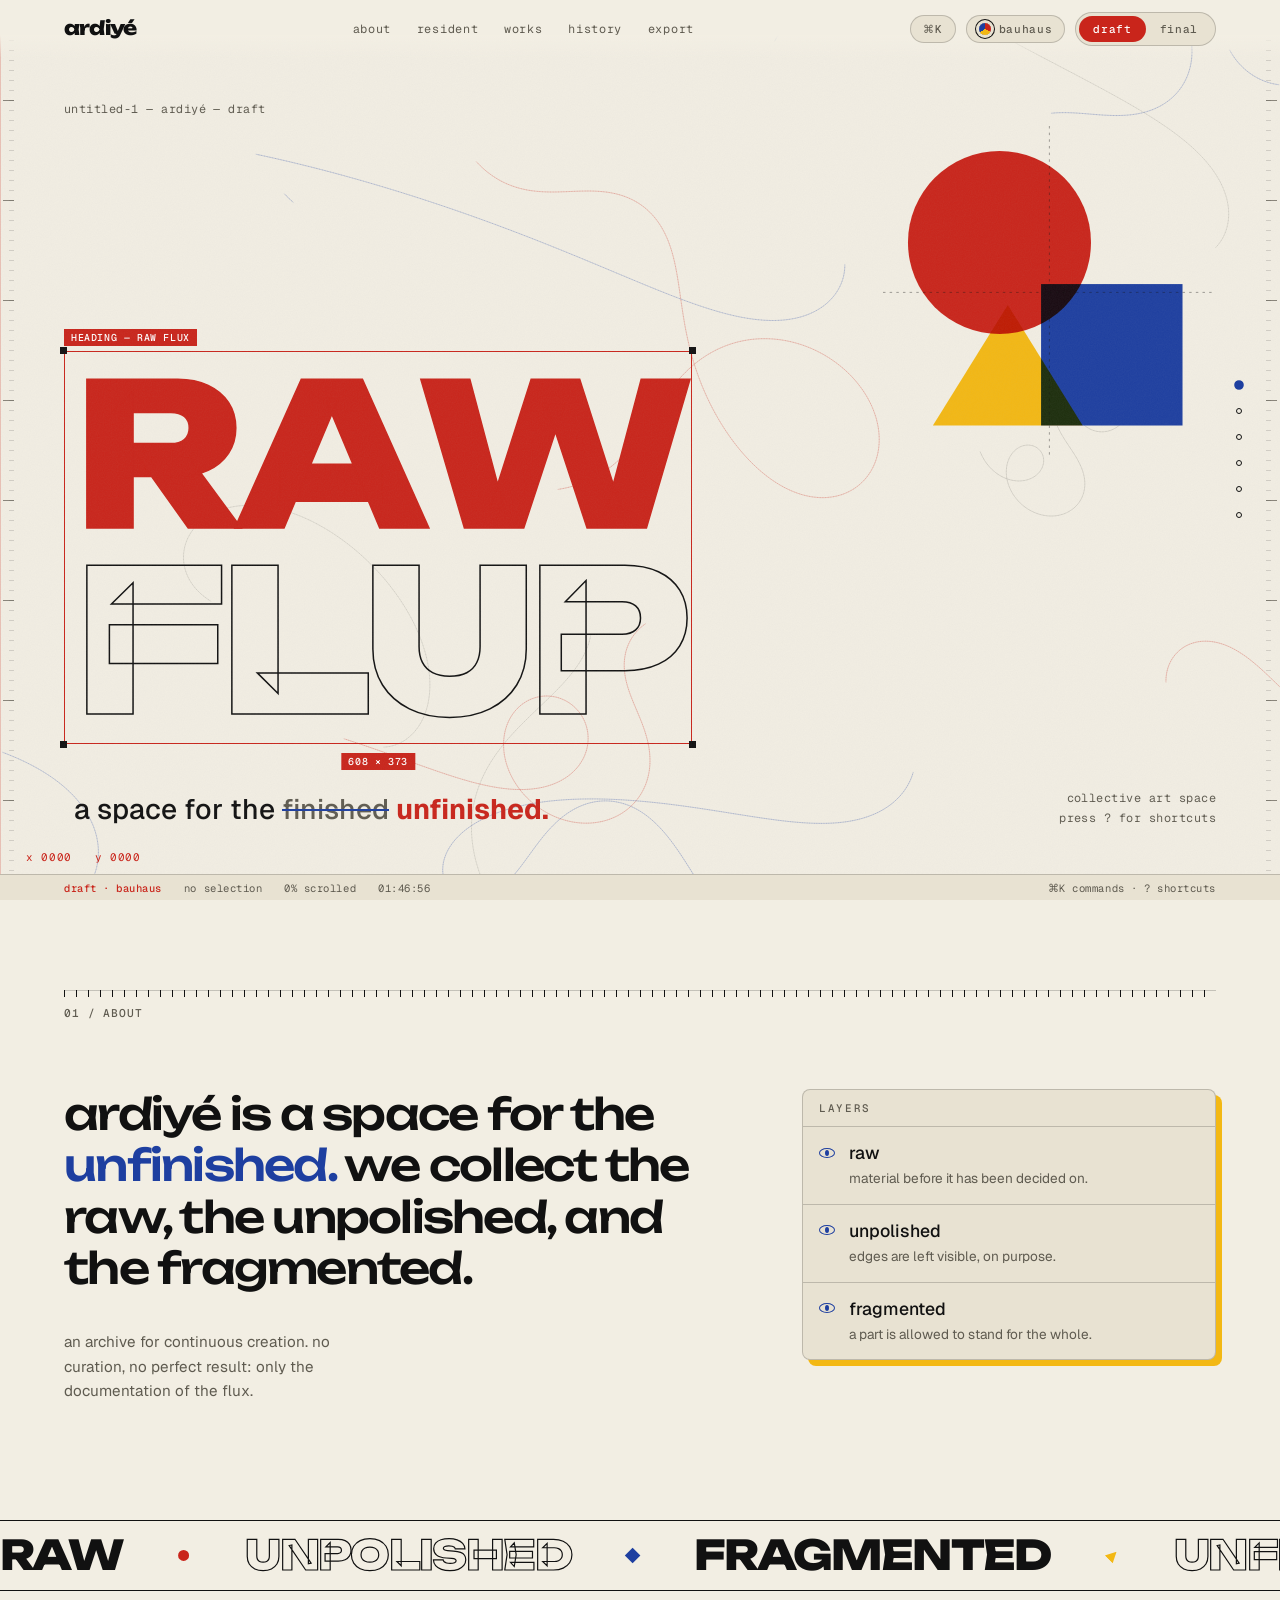
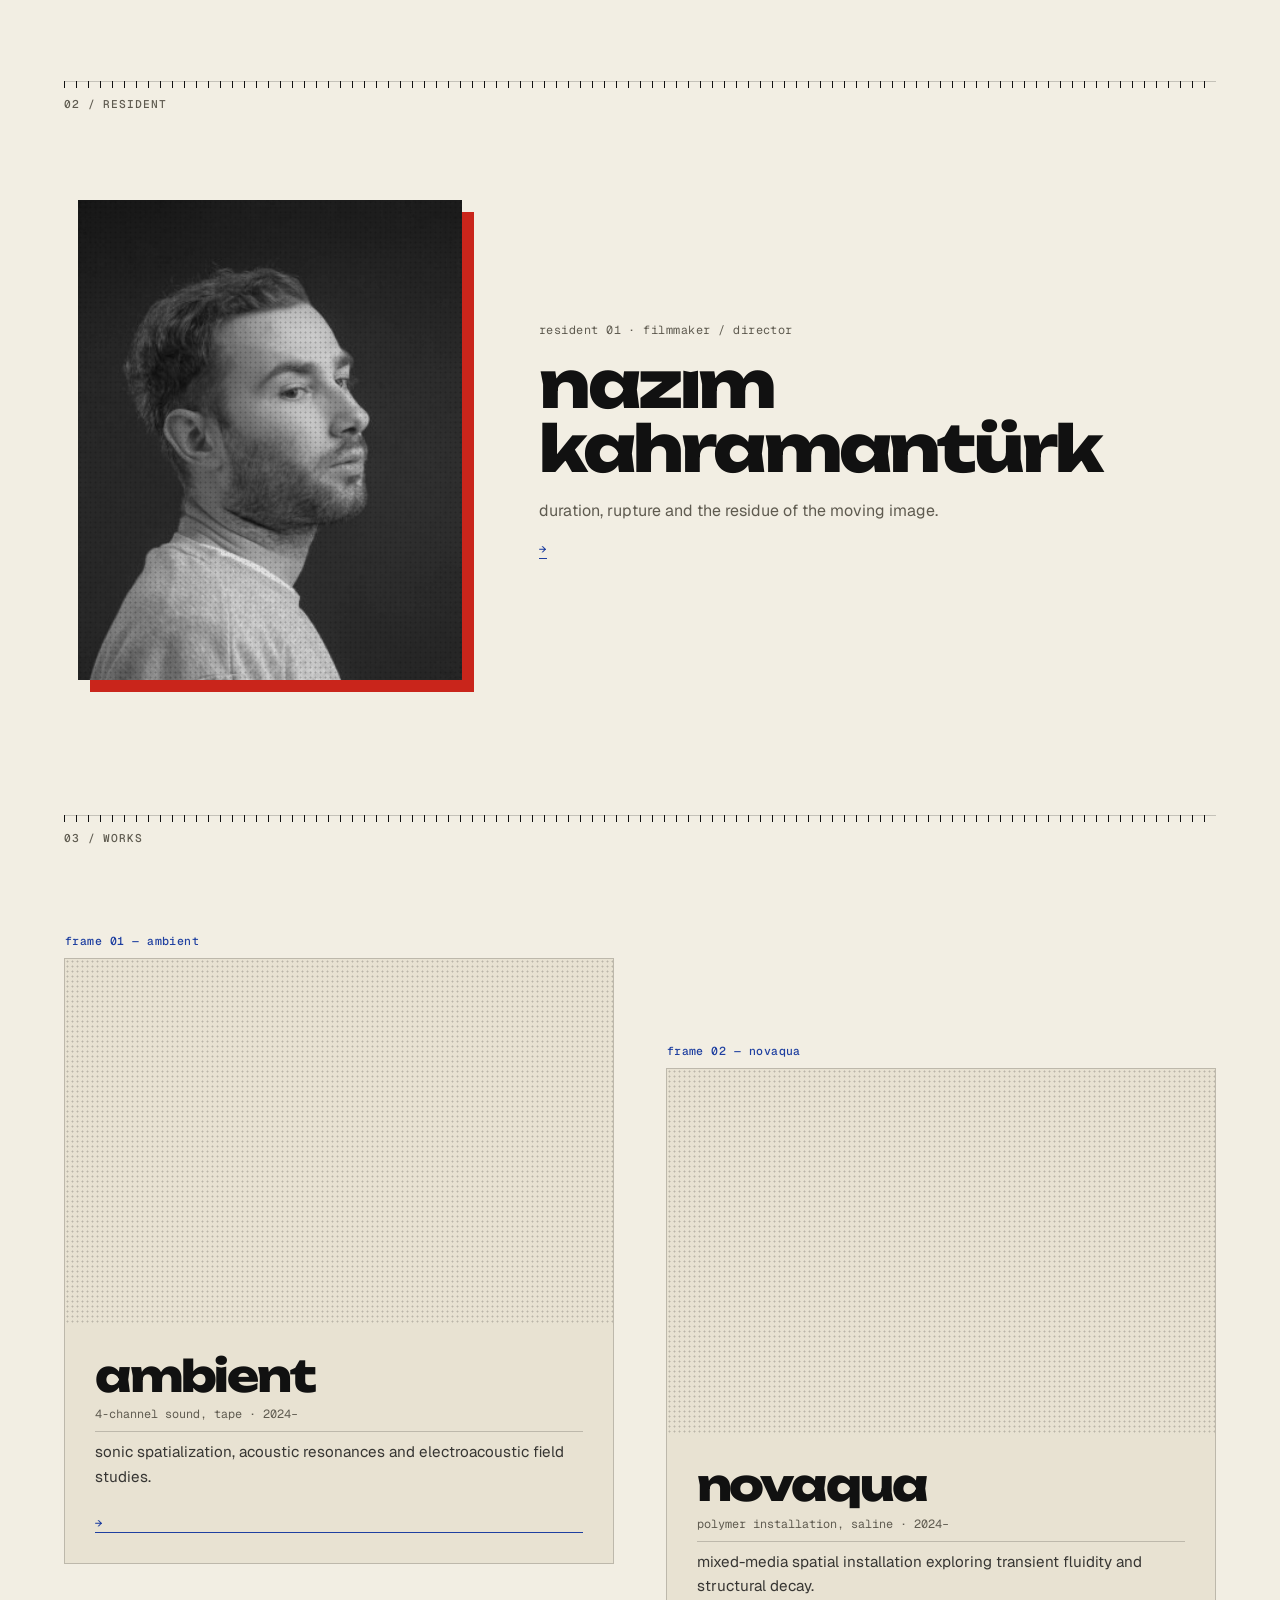
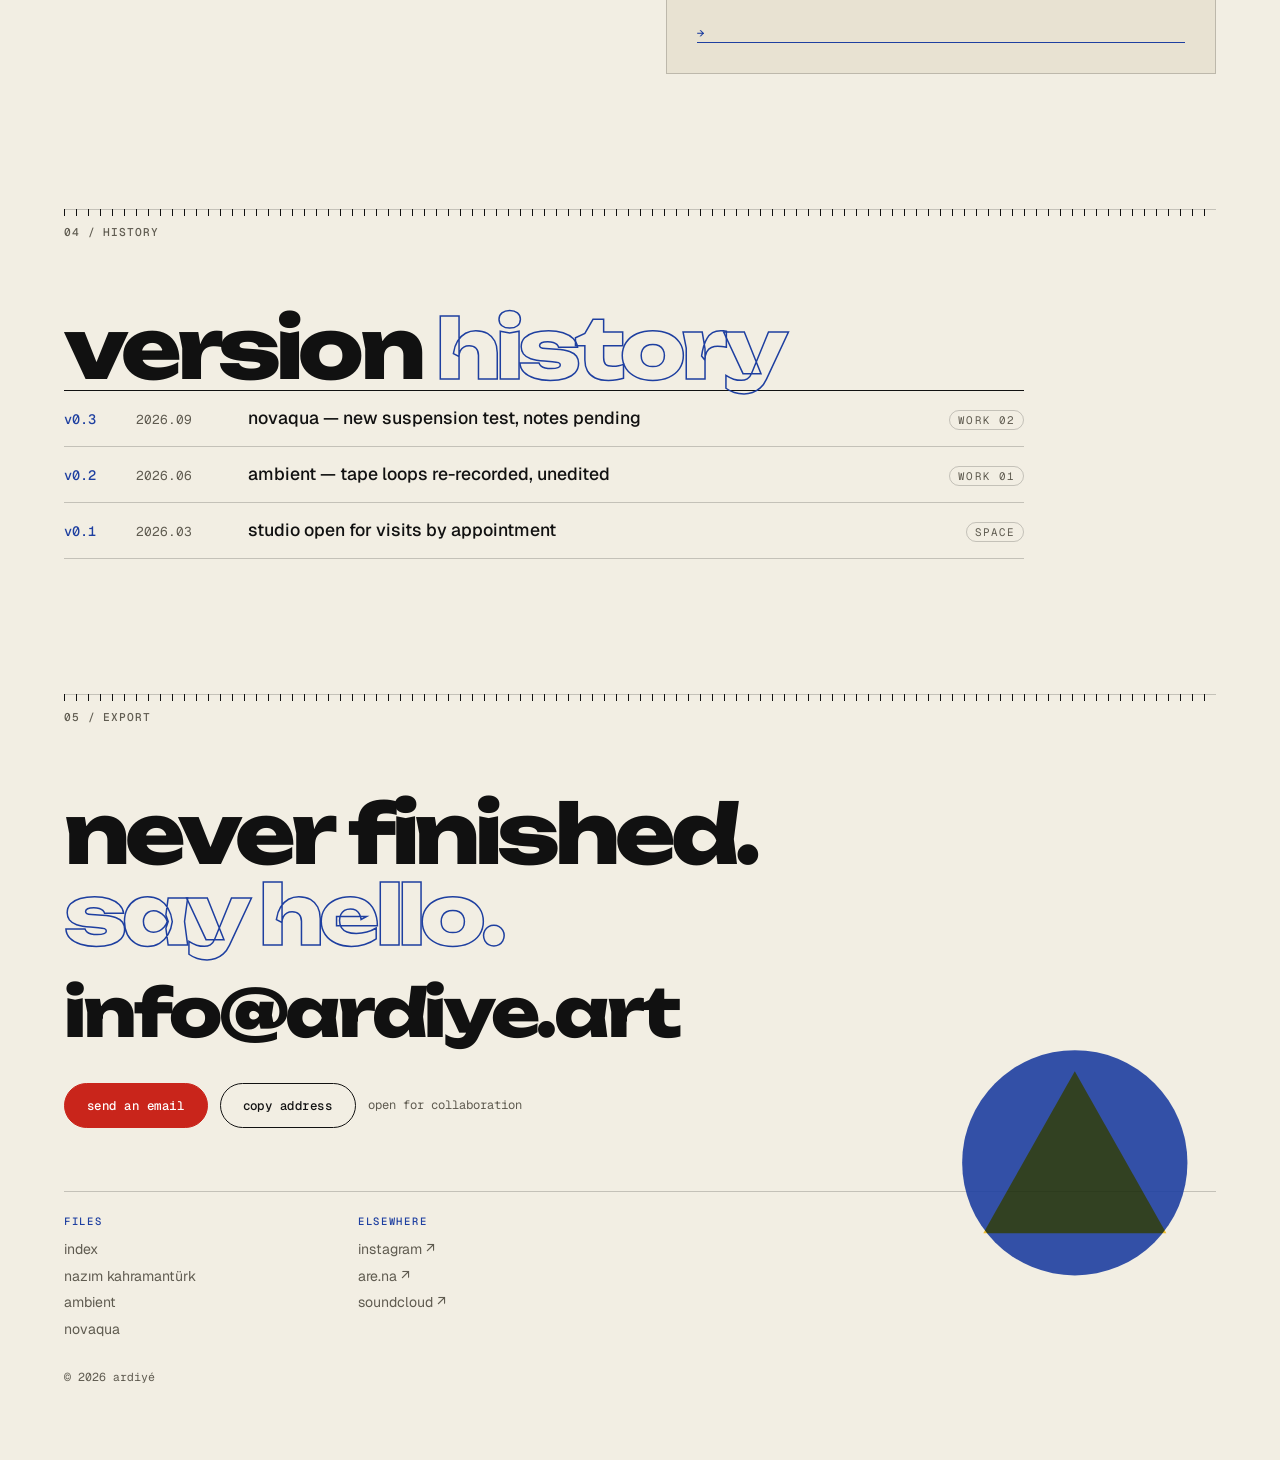
<file: index.html>
<!DOCTYPE html>
<html lang="en">
<head>
  <meta charset="UTF-8">
  <meta name="viewport" content="width=device-width, initial-scale=1.0, viewport-fit=cover">
  <title>ardiyé — collective art space</title>
  <meta name="description" content="ardiyé is a collective art space for the unfinished: an archive of raw, unpolished, continuous creation across film, sound and spatial work.">
  <meta name="theme-color" content="#f2eee3">
  <link rel="canonical" href="https://www.ardiye.art/">
  <meta property="og:title" content="ardiyé — collective art space">
  <meta property="og:description" content="ardiyé is a collective art space for the unfinished: an archive of raw, unpolished, continuous creation across film, sound and spatial work.">
  <meta property="og:url" content="https://www.ardiye.art/">
  <meta property="og:site_name" content="ardiyé">
  <link rel="preconnect" href="https://fonts.googleapis.com">
  <link rel="preconnect" href="https://fonts.gstatic.com" crossorigin>
  <link rel="stylesheet" href="https://fonts.googleapis.com/css2?family=Unbounded:wght@500;800&amp;family=Geist:wght@400;500;700&amp;family=Geist+Mono:wght@400;500&amp;display=swap" media="print" onload="this.media='all'">
  <noscript><link rel="stylesheet" href="https://fonts.googleapis.com/css2?family=Unbounded:wght@500;800&amp;family=Geist:wght@400;500;700&amp;family=Geist+Mono:wght@400;500&amp;display=swap"></noscript>
  <script>document.documentElement.classList.add('js');try{var sc=localStorage.getItem('ardiye-scheme');if(['blue','yellow','black','red','ultra'].indexOf(sc)>-1)document.documentElement.dataset.scheme=sc}catch(e){}try{document.documentElement.dataset.mode=localStorage.getItem('ardiye-mode')==='final'?'final':'draft'}catch(e){document.documentElement.dataset.mode='draft'}</script>
  <link rel="stylesheet" href="style.css">
  <script src="app.js" defer></script>
  <script type="application/ld+json">{"@context":"https://schema.org","@graph":[{"@type":"Organization","@id":"https://www.ardiye.art/#org","name":"ardiyé","url":"https://www.ardiye.art/","email":"info@ardiye.art","description":"A collective art space for the unfinished."},{"@type":"WebSite","@id":"https://www.ardiye.art/#site","url":"https://www.ardiye.art/","name":"ardiyé","publisher":{"@id":"https://www.ardiye.art/#org"}}]}</script>
</head>
<body>
<a class="skip" href="#main">skip to content</a>
<canvas id="sketch" aria-hidden="true"></canvas>
<div class="ruler l" aria-hidden="true"></div><div class="ruler r" aria-hidden="true"></div>
<header class="bar"><a class="logo" href="#top" aria-label="ardiyé, home">ardiyé</a>
<nav class="nav" aria-label="Main"><a href="#narrative">about</a><a href="#residents">resident</a><a href="#works">works</a><a href="#log">history</a><a href="#contact">export</a></nav>
<div class="tools"><button class="cmdk" id="cmdk" type="button" aria-label="Open command palette">&#8984;K</button><button class="scheme" id="scheme" type="button" aria-label="Change colour scheme"><i aria-hidden="true"></i><span>bauhaus</span></button><div class="mode" role="group" aria-label="View mode"><button type="button" data-mode="draft" aria-pressed="true">draft</button><button type="button" data-mode="final" aria-pressed="false">final</button></div></div></header>
<p class="readout" id="readout" aria-hidden="true">x 0000 &nbsp; y 0000</p>
<button class="reset" id="reset" type="button" hidden>reset layout</button>
<main id="main">
  <section class="sec hero" id="top" aria-label="cover">
    <p class="mono top">untitled-1 &mdash; ardiyé &mdash; <span class="mode-word">draft</span></p>
    <svg class="geo" viewBox="0 0 400 400" aria-hidden="true" focusable="false"><circle class="g1" cx="140" cy="140" r="110"/><rect class="g2" x="190" y="190" width="170" height="170"/><polygon class="g3" points="60,360 150,215 240,360"/><line class="g4" x1="0" y1="200" x2="400" y2="200"/><line class="g4" x1="200" y1="0" x2="200" y2="400"/></svg>
    <h1 class="sel" data-name="heading — raw flux" aria-label="raw flux"><span class="w"><span class="ch" style="--i:0">r</span><span class="ch" style="--i:1">a</span><span class="ch" style="--i:2">w</span></span><span class="w"><span class="ch" style="--i:3">f</span><span class="ch" style="--i:4">l</span><span class="ch" style="--i:5">u</span><span class="ch" style="--i:6">x</span></span></h1>
    <div class="intro"><p class="deck sel" data-name="text — subtitle">a space for the <s>finished</s> <b>unfinished.</b></p>
    <p class="mono meta">collective art space<br>press ? for shortcuts</p></div>
  </section>

  <section class="sec" id="narrative" data-n="01 / about" aria-label="about">
    <div class="split">
      <div class="sel" data-name="text — manifesto"><p class="big">ardiyé is a space for the <em>unfinished.</em> we collect the <span data-w="raw">raw</span>, the <span data-w="unpolished">unpolished</span>, and the <span data-w="fragmented">fragmented</span>.</p>
      <div class="two"><p>an archive for continuous creation. no curation, no perfect result: only the documentation of the flux.</p></div></div>
      <aside class="panel" aria-label="layers"><p class="ph">layers</p>
        <ul class="layers"><li><button type="button" class="lyr" data-l="raw" aria-pressed="true"><i class="eye"></i><b>raw</b><span>material before it has been decided on.</span></button></li><li><button type="button" class="lyr" data-l="unpolished" aria-pressed="true"><i class="eye"></i><b>unpolished</b><span>edges are left visible, on purpose.</span></button></li><li><button type="button" class="lyr" data-l="fragmented" aria-pressed="true"><i class="eye"></i><b>fragmented</b><span>a part is allowed to stand for the whole.</span></button></li></ul></aside>
    </div>
  </section>

  <div class="marq" aria-hidden="true"><div class="track"><span class="f">raw</span><i></i><span class="o">unpolished</span><i></i><span class="f">fragmented</span><i></i><span class="o">unfinished</span><i></i><span class="f">in progress</span><i></i><span class="f">raw</span><i></i><span class="o">unpolished</span><i></i><span class="f">fragmented</span><i></i><span class="o">unfinished</span><i></i><span class="f">in progress</span><i></i></div></div>

  <section class="sec" id="residents" data-n="02 / resident" aria-label="residents">
    <a class="res" href="artist-nazim.html">
      <div class="sel photo" data-name="image — resident 01"><div class="art"><img src="images/nazim-portrait.jpg" width="400" height="500" alt="nazım kahramantürk" loading="lazy" decoding="async" style="object-position:center 25%"></div></div>
      <div class="info"><p class="mono">resident 01 &middot; filmmaker / director</p><h2>nazım kahramantürk</h2><p>duration, rupture and the residue of the moving image.</p><span class="more">&rarr;</span></div>
    </a>
  </section>

  <section class="sec" id="works" data-n="03 / works" aria-label="works">
    <div class="boards">
    <a class="board " href="project-ambient.html" data-name="frame 01 — ambient"><div class="art"><img src="https://images.unsplash.com/photo-1518770660439-4636190af475?auto=format&amp;fit=crop&amp;w=1280&amp;h=853&amp;q=70" srcset="https://images.unsplash.com/photo-1518770660439-4636190af475?auto=format&amp;fit=crop&amp;w=800&amp;h=533&amp;q=70 800w, https://images.unsplash.com/photo-1518770660439-4636190af475?auto=format&amp;fit=crop&amp;w=1280&amp;h=853&amp;q=70 1280w, https://images.unsplash.com/photo-1518770660439-4636190af475?auto=format&amp;fit=crop&amp;w=1920&amp;h=1280&amp;q=70 1920w" sizes="(min-width:900px) 45vw, 92vw" width="1280" height="853" alt="ambient archive" loading="lazy" decoding="async"></div>
      <div class="cap"><h3>ambient</h3><p class="sub">4-channel sound, tape &middot; 2024&ndash;</p><p>sonic spatialization, acoustic resonances and electroacoustic field studies.</p><span class="more">&rarr;</span></div></a>
    <span id="work-2" class="anchor"></span>
    <a class="board low" href="project-novaqua.html" data-name="frame 02 — novaqua"><div class="art"><img src="https://images.unsplash.com/photo-1600585154340-be6161a56a0c?auto=format&amp;fit=crop&amp;w=1280&amp;h=853&amp;q=70" srcset="https://images.unsplash.com/photo-1600585154340-be6161a56a0c?auto=format&amp;fit=crop&amp;w=800&amp;h=533&amp;q=70 800w, https://images.unsplash.com/photo-1600585154340-be6161a56a0c?auto=format&amp;fit=crop&amp;w=1280&amp;h=853&amp;q=70 1280w, https://images.unsplash.com/photo-1600585154340-be6161a56a0c?auto=format&amp;fit=crop&amp;w=1920&amp;h=1280&amp;q=70 1920w" sizes="(min-width:900px) 45vw, 92vw" width="1280" height="853" alt="novaqua project" loading="lazy" decoding="async"></div>
      <div class="cap"><h3>novaqua</h3><p class="sub">polymer installation, saline &middot; 2024&ndash;</p><p>mixed-media spatial installation exploring transient fluidity and structural decay.</p><span class="more">&rarr;</span></div></a>
    </div>
  </section>

  <!-- sample entries, replace with real notes -->
  <section class="sec" id="log" data-n="04 / history" aria-label="history">
    <div class="hist">
      <h2>version <em>history</em></h2>
      
      <ol>
        <li><b>v0.3</b><time datetime="2026-09">2026.09</time><span>novaqua &mdash; new suspension test, notes pending</span><em>work 02</em></li>
        <li><b>v0.2</b><time datetime="2026-06">2026.06</time><span>ambient &mdash; tape loops re-recorded, unedited</span><em>work 01</em></li>
        <li><b>v0.1</b><time datetime="2026-03">2026.03</time><span>studio open for visits by appointment</span><em>space</em></li>
      </ol>
    </div>
  </section>

  <section class="sec exit" id="contact" data-n="05 / export" aria-label="export">
    <svg class="geo geo2" viewBox="0 0 400 400" aria-hidden="true" focusable="false"><circle class="g1" cx="200" cy="200" r="160"/><polygon class="g3" points="200,70 330,300 70,300"/></svg>
    <h2>never finished.<br><em>say hello.</em></h2>
    <p class="mail" id="mail">info@ardiye.art</p>
    <div class="actions"><a class="btn solid" href="mailto:info@ardiye.art">send an email</a><button class="btn" type="button" id="copy">copy address</button><span id="copy-note" role="status">open for collaboration</span></div>
    <!-- TODO: replace with the collective's real profile URLs -->
    <div class="foot">
      <div><h4>files</h4><a href="index.html">index</a><a href="artist-nazim.html">nazım kahramantürk</a><a href="project-ambient.html">ambient</a><a href="project-novaqua.html">novaqua</a></div>
      <div><h4>elsewhere</h4><a href="https://instagram.com" target="_blank" rel="noopener noreferrer">instagram &nearr;</a><a href="https://are.na" target="_blank" rel="noopener noreferrer">are.na &nearr;</a><a href="https://soundcloud.com" target="_blank" rel="noopener noreferrer">soundcloud &nearr;</a></div>
      
    </div>
    <p class="colophon">&copy; <span id="year">2026</span> ardiyé</p>
  </section>
</main>
</body>
</html>
</file>
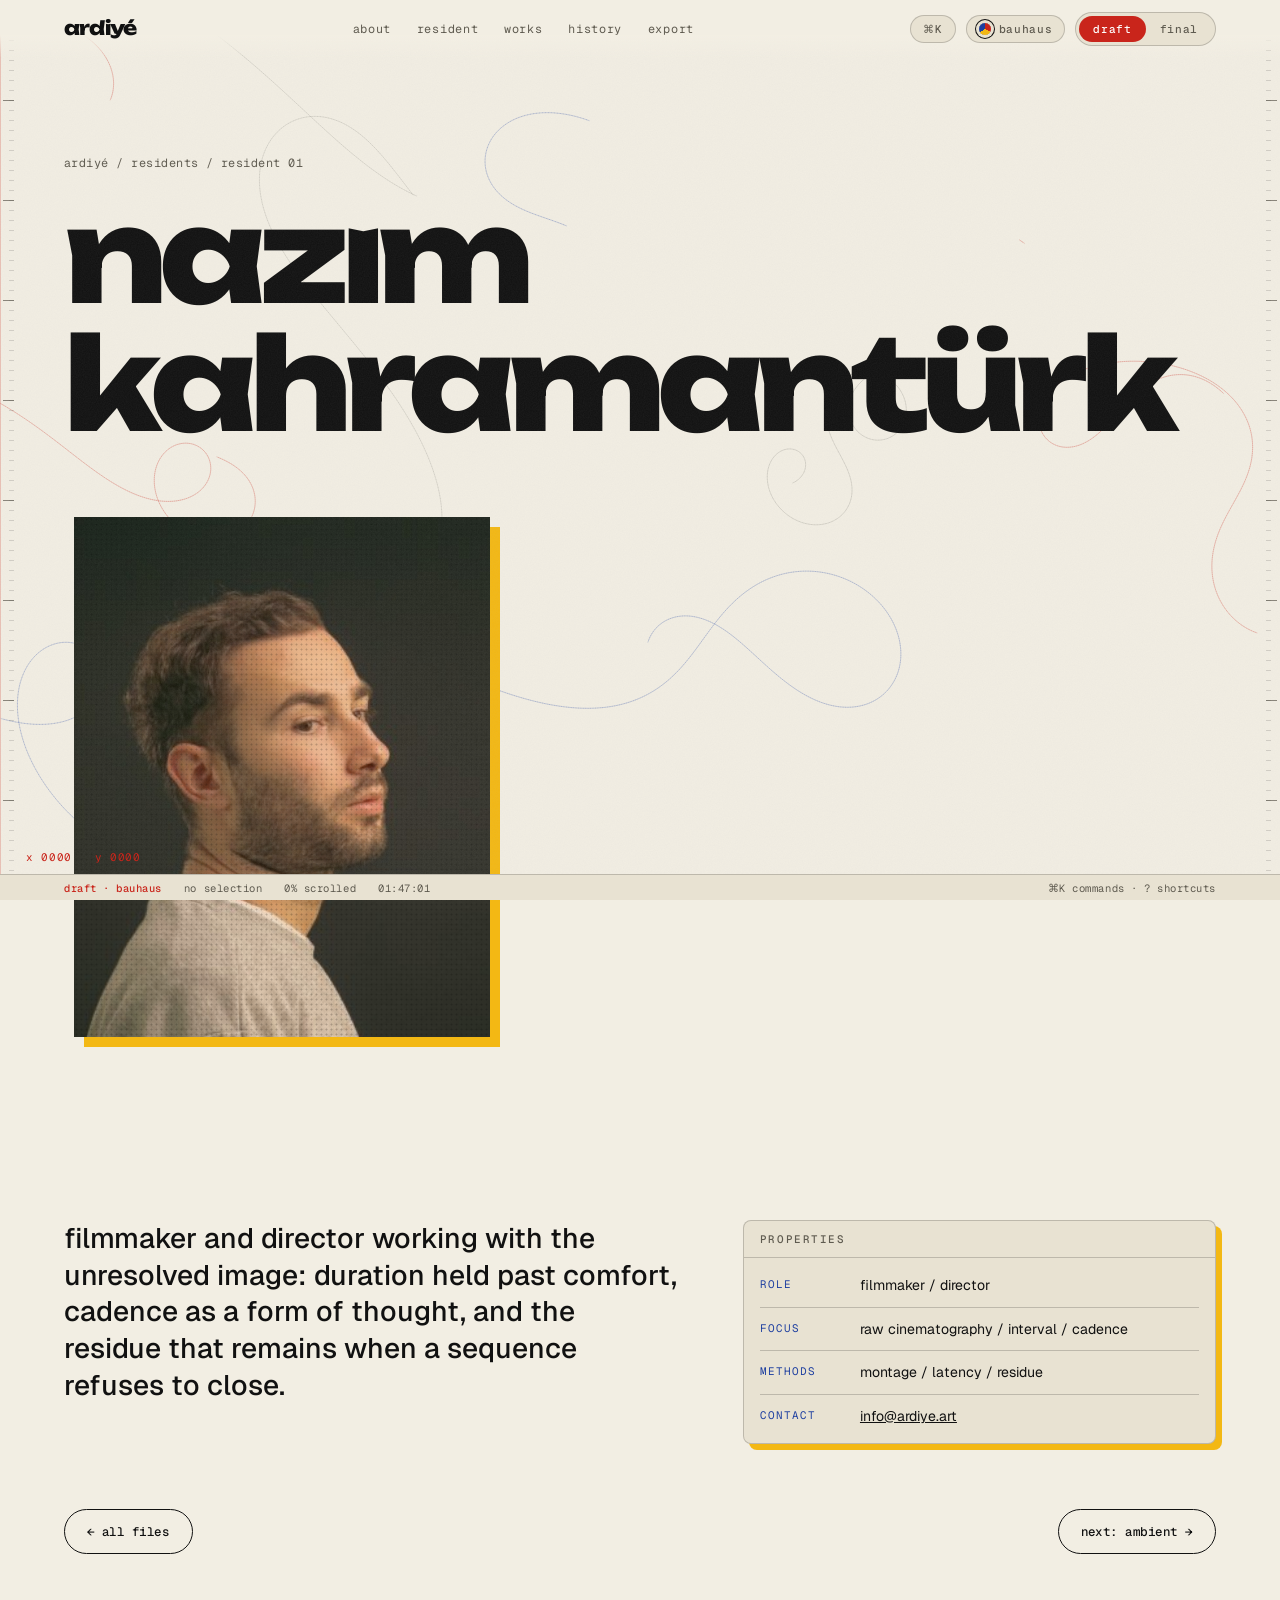
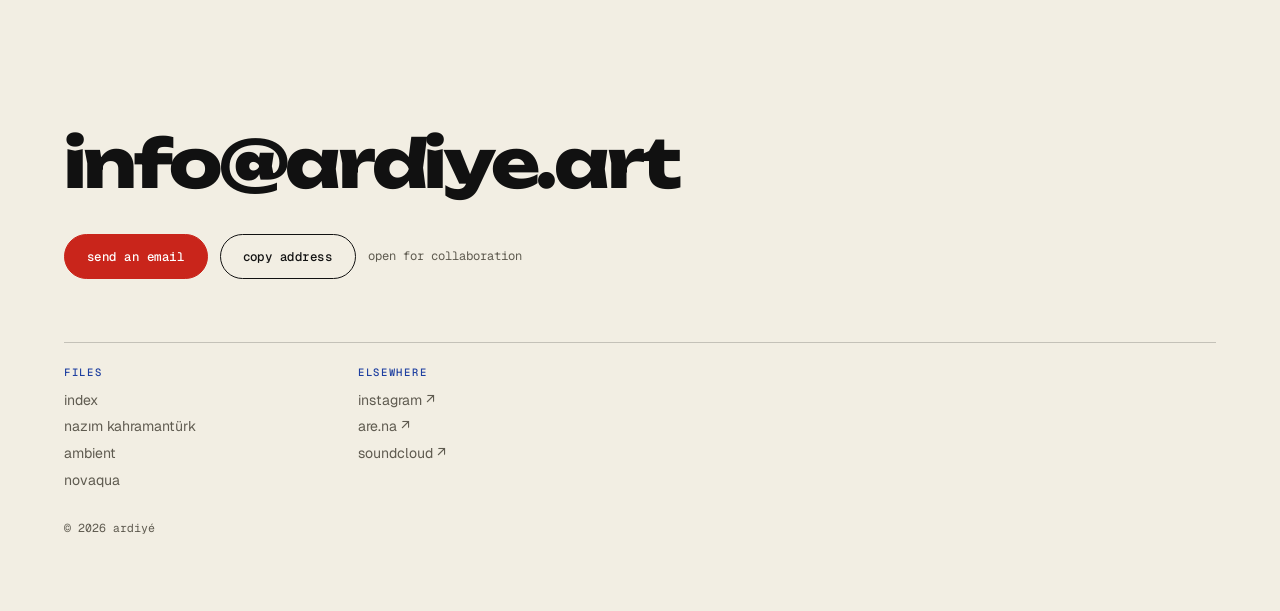
<file: artist-nazim.html>
<!DOCTYPE html>
<html lang="en">
<head>
  <meta charset="UTF-8">
  <meta name="viewport" content="width=device-width, initial-scale=1.0, viewport-fit=cover">
  <title>nazım kahramantürk — resident // ardiyé</title>
  <meta name="description" content="nazım kahramantürk: filmmaker and director working with duration, cadence and the residue of the moving image. Resident at ardiyé.">
  <meta name="theme-color" content="#f2eee3">
  <link rel="canonical" href="https://www.ardiye.art/artist-nazim.html">
  <meta property="og:title" content="nazım kahramantürk — resident // ardiyé">
  <meta property="og:description" content="nazım kahramantürk: filmmaker and director working with duration, cadence and the residue of the moving image. Resident at ardiyé.">
  <meta property="og:url" content="https://www.ardiye.art/artist-nazim.html">
  <meta property="og:site_name" content="ardiyé">
  <link rel="preconnect" href="https://fonts.googleapis.com">
  <link rel="preconnect" href="https://fonts.gstatic.com" crossorigin>
  <link rel="stylesheet" href="https://fonts.googleapis.com/css2?family=Unbounded:wght@500;800&amp;family=Geist:wght@400;500;700&amp;family=Geist+Mono:wght@400;500&amp;display=swap" media="print" onload="this.media='all'">
  <noscript><link rel="stylesheet" href="https://fonts.googleapis.com/css2?family=Unbounded:wght@500;800&amp;family=Geist:wght@400;500;700&amp;family=Geist+Mono:wght@400;500&amp;display=swap"></noscript>
  <script>document.documentElement.classList.add('js');try{var sc=localStorage.getItem('ardiye-scheme');if(['blue','yellow','black','red','ultra'].indexOf(sc)>-1)document.documentElement.dataset.scheme=sc}catch(e){}try{document.documentElement.dataset.mode=localStorage.getItem('ardiye-mode')==='final'?'final':'draft'}catch(e){document.documentElement.dataset.mode='draft'}</script>
  <link rel="stylesheet" href="style.css">
  <script src="app.js" defer></script>
  <script type="application/ld+json">{"@context":"https://schema.org","@graph":[{"@type":"BreadcrumbList","itemListElement":[{"@type":"ListItem","position":1,"name":"ardiyé","item":"https://www.ardiye.art/"},{"@type":"ListItem","position":2,"name":"residents","item":"https://www.ardiye.art/#residents"},{"@type":"ListItem","position":3,"name":"nazım kahramantürk","item":"https://www.ardiye.art/artist-nazim.html"}]},{"@type":"Person","name":"nazım kahramantürk","url":"https://www.ardiye.art/artist-nazim.html","memberOf":{"@type":"Organization","name":"ardiyé","url":"https://www.ardiye.art/"}}]}</script>
</head>
<body class="dpage">
<a class="skip" href="#main">skip to content</a>
<canvas id="sketch" aria-hidden="true"></canvas>
<div class="ruler l" aria-hidden="true"></div><div class="ruler r" aria-hidden="true"></div>
<header class="bar"><a class="logo" href="index.html" aria-label="ardiyé, home">ardiyé</a>
<nav class="nav" aria-label="Main"><a href="index.html#narrative">about</a><a href="index.html#residents">resident</a><a href="index.html#works">works</a><a href="index.html#log">history</a><a href="index.html#contact">export</a></nav>
<div class="tools"><button class="cmdk" id="cmdk" type="button" aria-label="Open command palette">&#8984;K</button><button class="scheme" id="scheme" type="button" aria-label="Change colour scheme"><i aria-hidden="true"></i><span>bauhaus</span></button><div class="mode" role="group" aria-label="View mode"><button type="button" data-mode="draft" aria-pressed="true">draft</button><button type="button" data-mode="final" aria-pressed="false">final</button></div></div></header>
<p class="readout" id="readout" aria-hidden="true">x 0000 &nbsp; y 0000</p>
<button class="reset" id="reset" type="button" hidden>reset layout</button>
<main id="main">
<section class="sec dhero"><p class="mono"><a href="index.html">ardiyé</a> / <a href="index.html#residents">residents</a> / resident 01</p>
<h1>nazım kahramantürk</h1>
<div class="sel dimg tall" data-name="image — resident 01"><div class="art"><img src="images/nazim-portrait.jpg" width="400" height="500" alt="nazım kahramantürk" decoding="async" style="object-position:center 25%"></div></div></section>
<section class="sec dbody"><p class="prose">filmmaker and director working with the unresolved image: duration held past comfort, cadence as a form of thought, and the residue that remains when a sequence refuses to close.</p><aside class="panel"><p class="ph">properties</p><dl class="spec"><div><dt>role</dt><dd>filmmaker / director</dd></div><div><dt>focus</dt><dd>raw cinematography / interval / cadence</dd></div><div><dt>methods</dt><dd>montage / latency / residue</dd></div><div><dt>contact</dt><dd><a href="mailto:info@ardiye.art">info@ardiye.art</a></dd></div></dl></aside></section>
<nav class="dnext" aria-label="Page navigation"><a class="btn" href="index.html#residents">&larr; all files</a><a class="btn" href="project-ambient.html">next: ambient &rarr;</a></nav>
<footer class="sec exit dfoot" id="contact">
    <p class="mail" id="mail">info@ardiye.art</p>
    <div class="actions"><a class="btn solid" href="mailto:info@ardiye.art">send an email</a><button class="btn" type="button" id="copy">copy address</button><span id="copy-note" role="status">open for collaboration</span></div>
    <!-- TODO: replace with the collective's real profile URLs -->
    <div class="foot">
      <div><h4>files</h4><a href="index.html">index</a><a href="artist-nazim.html">nazım kahramantürk</a><a href="project-ambient.html">ambient</a><a href="project-novaqua.html">novaqua</a></div>
      <div><h4>elsewhere</h4><a href="https://instagram.com" target="_blank" rel="noopener noreferrer">instagram &nearr;</a><a href="https://are.na" target="_blank" rel="noopener noreferrer">are.na &nearr;</a><a href="https://soundcloud.com" target="_blank" rel="noopener noreferrer">soundcloud &nearr;</a></div>
      
    </div>
    <p class="colophon">&copy; <span id="year">2026</span> ardiyé</p></footer>
</main>
</body>
</html>
</file>
<file: style.css>
:root{--bg:#f2eee3;--bg2:#e8e2d2;--ink:#111111;--ink-rgb:17,17,17;--mute:#5f5b50;--line:rgba(17,17,17,.2);--sel:#c9251b;--sel-rgb:201,37,27;--sel2:#1e3fa0;--yel:#f3b814;--on-sel:#fff;--disp:'Unbounded','Arial Black',system-ui,sans-serif;--sans:'Geist',system-ui,sans-serif;--mono:'Geist Mono',ui-monospace,Menlo,monospace;--pad:clamp(20px,5vw,72px)}


/* every scheme stays inside the bauhaus space: red #c9251b, blue #1e3fa0, yellow #f3b814, black #111, cream #f2eee3 */
:root[data-scheme=blue]{--bg:#f2eee3;--bg2:#e8e2d2;--ink:#111111;--ink-rgb:17,17,17;--mute:#5f5b50;--line:rgba(17,17,17,.2);--sel:#1e3fa0;--sel-rgb:30,63,160;--sel2:#c9251b;--yel:#f3b814;--on-sel:#fff}
:root[data-scheme=yellow]{--bg:#f3b814;--bg2:#e6a912;--ink:#111111;--ink-rgb:17,17,17;--mute:#4d3d08;--line:rgba(17,17,17,.3);--sel:#c9251b;--sel-rgb:201,37,27;--sel2:#1e3fa0;--yel:#f2eee3;--on-sel:#fff}
:root[data-scheme=black]{--bg:#111111;--bg2:#1c1c1c;--ink:#f2eee3;--ink-rgb:242,238,227;--mute:#a39e90;--line:rgba(242,238,227,.22);--sel:#f3b814;--sel-rgb:243,184,20;--sel2:#e0301f;--yel:#f3b814;--on-sel:#111}
:root[data-scheme=red]{--bg:#c9251b;--bg2:#b61f16;--ink:#f2eee3;--ink-rgb:242,238,227;--mute:#f3d2c9;--line:rgba(242,238,227,.38);--sel:#f3b814;--sel-rgb:243,184,20;--sel2:#111111;--yel:#f3b814;--on-sel:#111}
:root[data-scheme=ultra]{--bg:#1e3fa0;--bg2:#183486;--ink:#f2eee3;--ink-rgb:242,238,227;--mute:#c4cdee;--line:rgba(242,238,227,.32);--sel:#f3b814;--sel-rgb:243,184,20;--sel2:#f3b814;--yel:#f3b814;--on-sel:#111}
.btn.solid{color:var(--on-sel)}
.btn.solid:hover{color:var(--bg)}
*{box-sizing:border-box;margin:0;padding:0}
html{scroll-behavior:smooth;scroll-padding-top:70px;overflow-x:clip;background:var(--bg)}
body{background:var(--bg);color:var(--ink);font:400 1rem/1.6 var(--sans);overflow-x:clip;-webkit-font-smoothing:antialiased}
a{color:inherit;text-decoration:none}img{display:block;max-width:100%;height:auto}
::selection{background:var(--yel);color:#111}
:focus-visible{outline:2px solid var(--sel);outline-offset:4px}
.mono{font:400 .74rem/1.7 var(--mono);letter-spacing:.04em;color:var(--mute)}.mono a:hover{color:var(--ink)}
.skip{position:fixed;left:12px;top:-60px;background:var(--sel);color:var(--on-sel);padding:10px 16px;z-index:100;transition:top .2s}.skip:focus{top:12px}
#sketch{position:fixed;inset:0;width:100%;height:100%;z-index:0;pointer-events:none}
.ruler{position:fixed;top:0;bottom:0;width:14px;z-index:2;pointer-events:none;opacity:.7;background:repeating-linear-gradient(to bottom,var(--line) 0 1px,transparent 1px 10px),repeating-linear-gradient(to bottom,var(--mute) 0 1px,transparent 1px 100px);background-size:5px 100%,11px 100%;background-repeat:repeat-y;background-position:right top,right top}
.ruler.l{left:0}.ruler.r{right:0;transform:scaleX(-1)}
html[data-mode=final] .ruler,html[data-mode=final] .readout{display:none}
.readout{position:fixed;left:26px;bottom:14px;z-index:60;font:400 .68rem var(--mono);color:var(--sel);letter-spacing:.06em;pointer-events:none}
.bar{position:fixed;inset:0 0 auto 0;z-index:60;display:flex;align-items:center;justify-content:space-between;gap:16px;padding:12px var(--pad);background:linear-gradient(var(--bg) 60%,transparent)}
.logo{font:800 1.2rem/1 var(--disp);letter-spacing:-.04em;text-transform:lowercase}
.nav{display:flex;gap:clamp(10px,2vw,26px);font:400 .74rem var(--mono);letter-spacing:.06em}
.nav a{color:var(--mute);padding:4px 0;border-bottom:1px solid transparent}.nav a:hover,.nav a.on{color:var(--ink);border-color:var(--sel)}
.scheme{display:flex;align-items:center;gap:8px;border:1px solid var(--line);border-radius:99px;padding:6px 12px;background:var(--bg2);color:var(--mute);font:500 .7rem var(--mono);letter-spacing:.06em;cursor:pointer}.scheme:hover{color:var(--ink)}.scheme i{width:12px;height:12px;border-radius:50%;background:var(--sel);box-shadow:0 0 0 3px var(--bg2),0 0 0 4px var(--ink)}.tools{display:flex;gap:10px;align-items:center}
.mode{display:flex;border:1px solid var(--line);border-radius:99px;padding:3px;background:var(--bg2)}
.mode button{font:500 .7rem var(--mono);letter-spacing:.06em;color:var(--mute);background:none;border:0;padding:6px 14px;border-radius:99px;cursor:pointer}
.mode button[aria-pressed=true]{background:var(--sel);color:var(--on-sel)}
.sec{position:relative;z-index:1;padding:clamp(110px,17vh,190px) var(--pad) clamp(20px,5vh,60px)}
.sel{position:relative}
html[data-mode=draft] .sel::before{content:"";position:absolute;inset:-10px;border:1px solid transparent;pointer-events:none;z-index:3;transition:border-color .2s}
html[data-mode=draft] .sel:hover::before{border-color:rgba(var(--sel-rgb),.45)}
html[data-mode=draft] .sel.on::before{border-color:var(--sel)}
html[data-mode=draft] .sel.on::after{content:"";position:absolute;inset:-14px;pointer-events:none;z-index:3;background:linear-gradient(var(--ink),var(--ink)) 0 0/7px 7px no-repeat,linear-gradient(var(--ink),var(--ink)) 100% 0/7px 7px no-repeat,linear-gradient(var(--ink),var(--ink)) 0 100%/7px 7px no-repeat,linear-gradient(var(--ink),var(--ink)) 100% 100%/7px 7px no-repeat}
html[data-mode=draft] .sel{translate:var(--dx,0) var(--dy,0)}
html[data-mode=draft] .sel,html[data-mode=draft] .sel *{-webkit-user-drag:none}
@media (pointer:fine){html[data-mode=draft] .sel{cursor:grab}html[data-mode=draft] .sel.drag{cursor:grabbing}html[data-mode=draft] .sel.drag *{pointer-events:none}html[data-mode=draft]{cursor:crosshair}html[data-mode=draft] a,html[data-mode=draft] button{cursor:pointer}}
.tagl,.dim{position:absolute;font:500 .62rem var(--mono);letter-spacing:.06em;color:var(--on-sel);background:var(--sel);padding:2px 7px;white-space:nowrap;z-index:4;pointer-events:none;opacity:0;transition:opacity .2s}
.tagl{left:-10px;top:-32px}.dim{left:50%;bottom:-36px;transform:translateX(-50%)}
.sel:hover>.tagl,.sel.on>.tagl,.sel.on>.dim{opacity:1}
html[data-mode=final] .tagl,html[data-mode=final] .dim{display:none}
.gx,.gy{position:fixed;left:0;top:0;z-index:55;pointer-events:none;background:var(--sel);opacity:.22}
.gx{width:100%;height:1px}.gy{width:1px;height:100%}
html[data-mode=final] .gx,html[data-mode=final] .gy{display:none}
.reset{position:fixed;left:26px;bottom:34px;z-index:60;font:500 .68rem var(--mono);letter-spacing:.06em;color:var(--on-sel);background:var(--sel);border:0;border-radius:99px;padding:5px 12px;cursor:pointer}
.reset[hidden]{display:none}
html[data-mode=final] .reset{display:none}
.nr{display:none}html[data-mode=final] .nr{display:inline;color:var(--sel)}
#sketch{transition:opacity 1.2s}html[data-mode=final] #sketch{opacity:.3}
.big span[data-w]{transition:opacity .35s,filter .35s}.big span.off{opacity:.1;filter:blur(4px)}
.lyr{all:unset;box-sizing:border-box;width:100%;display:grid;grid-template-columns:18px 1fr;gap:4px 12px;padding:14px 16px;align-items:center;cursor:pointer}
.lyr:focus-visible{outline:2px solid var(--sel);outline-offset:-2px}
.layers li:hover{background:rgba(var(--sel-rgb),.08)}
.lyr[aria-pressed=false] b{text-decoration:line-through;color:var(--mute)}.lyr[aria-pressed=false] .eye{opacity:.35}.lyr[aria-pressed=false] .eye::before{content:"";position:absolute;left:-2px;right:-2px;top:3px;height:1.5px;background:var(--sel);transform:rotate(-24deg)}
.layers li{padding:0;display:block}.layers li:last-child{border:0}
.phint{font:400 .68rem var(--mono);color:var(--mute);padding:10px 16px;border-top:1px solid var(--line)}
.hero{min-height:100svh;display:flex;flex-direction:column;justify-content:flex-end;gap:clamp(30px,6vh,70px);padding-bottom:clamp(40px,8vh,90px)}
.hero .top{position:absolute;top:clamp(78px,11vh,100px);left:var(--pad)}
.hero h1{font:800 clamp(3.2rem,15.5vw,18rem)/.94 var(--disp);letter-spacing:-.05em;text-transform:uppercase;width:fit-content;max-width:100%;margin:0 10px}
.hero h1 .w{display:block;white-space:nowrap}
.hero h1 .w:first-child .ch,html[data-mode=final] .hero h1 .w:first-child .ch{color:var(--sel);-webkit-text-stroke-color:var(--sel)}
.ch{display:inline-block;color:transparent;-webkit-text-stroke:1.5px var(--ink);transition:color .35s;transition-delay:0s;cursor:default}
.ch:hover{color:var(--ink)}
html[data-mode=final] .ch{color:var(--ink);transition-delay:calc(var(--i)*70ms);-webkit-text-stroke-color:var(--ink)}

.no-js .ch,html:not(.js) .ch{color:var(--ink)}
.intro{display:flex;justify-content:space-between;gap:30px;flex-wrap:wrap;align-items:flex-end}
.deck{font:500 clamp(1.1rem,2.2vw,1.9rem)/1.3 var(--sans);max-width:24em;margin:0 10px}
.deck s{color:var(--mute);text-decoration-color:var(--sel);text-decoration-thickness:2px}.deck b{font-weight:700;color:var(--sel)}
.meta{text-align:right;max-width:21em}
.split{display:grid;grid-template-columns:minmax(0,1.6fr) minmax(0,1fr);gap:clamp(30px,6vw,100px);align-items:start}
.big{font:500 clamp(1.5rem,3.4vw,3.3rem)/1.18 var(--disp);letter-spacing:-.04em;text-transform:lowercase}.big em{font-style:normal;color:var(--sel)}
.two{display:grid;grid-template-columns:1fr 1fr;gap:clamp(18px,3vw,40px);margin-top:clamp(24px,4vh,44px);color:var(--mute);font-size:.95rem;max-width:44rem}
.panel{background:var(--bg2);border:1px solid var(--line);border-radius:8px;overflow:hidden}
.ph{font:500 .68rem var(--mono);letter-spacing:.14em;text-transform:uppercase;color:var(--mute);padding:11px 16px;border-bottom:1px solid var(--line)}
.layers{list-style:none}
.layers li{border-bottom:1px solid var(--line);transition:background .2s}
.layers li:last-child{border:0}.layers li:hover{background:rgba(var(--sel-rgb),.08)}
.layers b{font:500 1.1rem var(--sans)}.layers span{grid-column:2;font-size:.85rem;color:var(--mute)}
.eye{width:16px;height:10px;border:1.5px solid var(--sel);border-radius:50%;position:relative}.eye::after{content:"";position:absolute;inset:1px 5px;background:var(--sel);border-radius:50%}
.res{display:grid;grid-template-columns:minmax(0,24rem) minmax(0,1fr);gap:clamp(30px,6vw,100px);align-items:center;margin:20px 14px 0}
.photo .art img{width:100%;aspect-ratio:4/5;object-fit:cover;filter:grayscale(1) contrast(1.1);transition:filter .5s;background:var(--bg2)}
.res:hover .photo .art img{filter:none}
.info h2{font:800 clamp(2rem,5vw,4.8rem)/1 var(--disp);letter-spacing:-.05em;text-transform:lowercase;margin:12px 0 18px;overflow-wrap:anywhere}
.info p:not(.mono){color:var(--mute);max-width:30em}
.more{display:inline-block;margin-top:18px;font:500 .74rem var(--mono);letter-spacing:.06em;color:var(--sel);border-bottom:1px solid var(--sel);padding-bottom:2px}
.sech{margin-bottom:clamp(30px,5vh,56px)}
.boards{display:grid;grid-template-columns:1fr 1fr;gap:clamp(24px,4vw,60px);align-items:start}
.anchor{position:absolute;margin-top:-80px}
.board{position:relative;display:block;margin-top:44px;background:var(--bg2);border:1px solid var(--line);transition:border-color .3s,transform .4s}
.board.low{margin-top:clamp(44px,12vw,160px)}
.board:hover{border-color:var(--sel);transform:translateY(-4px)}
.board::before{content:attr(data-name);position:absolute;left:0;top:-26px;font:500 .72rem var(--mono);letter-spacing:.04em;color:var(--sel)}
.board .art img{width:100%;aspect-ratio:3/2;object-fit:cover;filter:grayscale(1) contrast(1.1);background:var(--bg2);transition:filter .5s}
.board:hover .art img{filter:none}
.cap{padding:clamp(18px,2.4vw,30px);display:grid;gap:8px}
.cap h3{font:800 clamp(1.8rem,3.4vw,3.2rem)/1 var(--disp);letter-spacing:-.05em;text-transform:lowercase}
.cap .sub{font:400 .74rem var(--mono);color:var(--mute);border-bottom:1px solid var(--line);padding-bottom:10px}
.cap p:not(.sub){color:var(--ink);opacity:.82;font-size:.95rem}
.hist{max-width:60rem}.hist h2,.exit h2{font:800 clamp(2.2rem,6.4vw,6.6rem)/1 var(--disp);letter-spacing:-.06em;text-transform:lowercase}.hist h2 em,.exit h2 em{font-style:normal;color:transparent;-webkit-text-stroke:1.5px var(--sel)}
.note{color:var(--mute);margin:14px 0 26px;font-size:.9rem}
.hist ol{list-style:none;border-top:1px solid var(--ink)}
.hist li{display:grid;grid-template-columns:3.5rem 6rem 1fr auto;gap:16px;padding:16px 0;border-bottom:1px solid var(--line);align-items:baseline}
.hist li b{font:500 .85rem var(--mono);color:var(--sel)}.hist time{font:400 .8rem var(--mono);color:var(--mute)}.hist li span{font:500 1.1rem/1.3 var(--sans)}.hist li em{font:400 .68rem var(--mono);font-style:normal;letter-spacing:.1em;text-transform:uppercase;border:1px solid var(--line);padding:2px 8px;border-radius:99px;color:var(--mute)}
.exit{padding-bottom:50px}.lede{margin:18px 0 8px;color:var(--mute)}
.mail{font:800 clamp(1.6rem,5.2vw,5.2rem)/1.1 var(--disp);letter-spacing:-.05em;margin:.3em 0 .5em;overflow-wrap:anywhere}
.actions{display:flex;gap:12px;align-items:center;flex-wrap:wrap}
.btn{display:inline-block;font:500 .78rem var(--mono);letter-spacing:.04em;padding:13px 22px;border:1px solid var(--ink);border-radius:99px;background:none;color:var(--ink);cursor:pointer;transition:background .2s,color .2s,border-color .2s}
.btn:hover{background:var(--ink);color:var(--on-sel)}.btn.solid{background:var(--sel);border-color:var(--sel);color:var(--on-sel)}.btn.solid:hover{background:var(--ink);border-color:var(--ink)}
#copy-note{font:400 .76rem var(--mono);color:var(--mute)}
.foot{display:grid;grid-template-columns:repeat(4,minmax(0,1fr));gap:24px;margin-top:clamp(36px,7vh,80px);padding-top:22px;border-top:1px solid var(--line);font-size:.88rem}
.foot h4{font:500 .66rem var(--mono);letter-spacing:.16em;text-transform:uppercase;color:var(--sel);margin-bottom:8px}.foot a{display:block;line-height:1.9;color:var(--mute)}.foot a:hover{color:var(--ink)}
.colophon{margin-top:26px;font:400 .72rem var(--mono);color:var(--mute)}.colophon a:hover{color:var(--ink)}
.dhero{padding-bottom:30px}.dhero h1{font:800 clamp(2.6rem,10vw,10rem)/1 var(--disp);letter-spacing:-.06em;text-transform:lowercase;margin:18px 0 clamp(34px,6vw,70px);overflow-wrap:anywhere}
.dimg{width:min(100%,64rem);margin-left:10px}.dimg.tall{width:min(100%,26rem)}
.dimg .art img{width:100%;aspect-ratio:3/2;object-fit:cover;background:var(--bg2)}.dimg.tall .art img{aspect-ratio:4/5}
.dbody{display:grid;grid-template-columns:1.3fr 1fr;gap:clamp(24px,5vw,80px);align-items:start}
.prose{font:500 clamp(1.2rem,2.2vw,1.9rem)/1.3 var(--sans)}
.spec{padding:6px 16px}.spec div{display:grid;grid-template-columns:5.5rem 1fr;gap:12px;padding:10px 0;border-bottom:1px solid var(--line);font-size:.88rem}.spec div:last-child{border:0}
.spec dt{font:400 .68rem var(--mono);letter-spacing:.1em;text-transform:uppercase;color:var(--sel);padding-top:3px}.spec a{text-decoration:underline}
.dnext{position:relative;z-index:1;display:flex;justify-content:space-between;gap:12px;flex-wrap:wrap;margin:20px var(--pad) 0}
@media (max-width:900px){.scheme span{display:none}.nav,.ruler,.readout{display:none}.split,.res,.boards,.dbody{grid-template-columns:1fr}.board.low{margin-top:44px}.two{grid-template-columns:1fr}.foot{grid-template-columns:1fr 1fr}.hist li{grid-template-columns:3rem 1fr}.hist li span,.hist li em{grid-column:2}.hist li em{justify-self:start}.meta{text-align:left}.hero{min-height:92svh}}
@media (prefers-reduced-motion:reduce){*{transition:none!important}html{scroll-behavior:auto}}

/* ===== extras ===== */
body{padding-bottom:26px;animation:pagein .4s ease both}
@keyframes pagein{from{opacity:0}to{opacity:1}}
body.leaving{opacity:0;transition:opacity .2s}
body::before{content:"";position:fixed;inset:0;pointer-events:none;z-index:2;opacity:.09;background-image:url("data:image/svg+xml,%3Csvg xmlns='http://www.w3.org/2000/svg' width='180' height='180'%3E%3Cfilter id='n'%3E%3CfeTurbulence type='fractalNoise' baseFrequency='.85' numOctaves='2' stitchTiles='stitch'/%3E%3CfeColorMatrix values='0 0 0 0 .5 0 0 0 0 .5 0 0 0 0 .5 0 0 0 .8 0'/%3E%3C/filter%3E%3Crect width='180' height='180' filter='url(%23n)'/%3E%3C/svg%3E")}
.cmdk{background:var(--bg2);border:1px solid var(--line);border-radius:99px;padding:6px 12px;color:var(--mute);font:500 .7rem var(--mono);letter-spacing:.06em;cursor:pointer}.cmdk:hover{color:var(--ink);border-color:var(--ink)}
.prog{position:fixed;left:0;top:0;height:2px;width:100%;background:var(--sel);transform:scaleX(0);transform-origin:left;z-index:80;pointer-events:none}
.status{position:fixed;left:0;right:0;bottom:0;height:26px;z-index:58;background:var(--bg2);border-top:1px solid var(--line);display:flex;align-items:center;gap:22px;padding:0 var(--pad);font:400 .66rem var(--mono);letter-spacing:.05em;color:var(--mute);white-space:nowrap;overflow:hidden}
.status span:first-child{color:var(--sel);font-weight:500}.status .st-r{margin-left:auto}
.readout{bottom:36px}.reset{bottom:60px}
html[data-mode=final] .status{display:none}html[data-mode=final] body{padding-bottom:0}
.toast{position:fixed;left:50%;bottom:44px;transform:translate(-50%,16px);z-index:160;background:var(--ink);color:var(--bg);font:500 .74rem var(--mono);letter-spacing:.04em;padding:9px 16px;border-radius:99px;opacity:0;pointer-events:none;transition:opacity .25s,transform .25s}
.toast.on{opacity:1;transform:translate(-50%,0)}
.dots{position:fixed;right:30px;top:50%;transform:translateY(-50%);z-index:58;display:flex;flex-direction:column;gap:4px}
.dots button{all:unset;box-sizing:border-box;width:22px;height:22px;display:grid;place-items:center;cursor:pointer}
.dots button span{width:6px;height:6px;border-radius:50%;border:1px solid var(--ink);transition:transform .2s,background .2s}
.dots button:hover span{transform:scale(1.5)}.dots button.on span{background:var(--sel);border-color:var(--sel);transform:scale(1.6)}
.dots button:focus-visible{outline:2px solid var(--sel)}
.gridov{position:fixed;inset:0;z-index:54;pointer-events:none;display:none;padding:0 var(--pad);grid-template-columns:repeat(12,1fr);gap:clamp(8px,1.5vw,20px)}
html[data-grid=on] .gridov{display:grid}
.gridov span{background:rgba(var(--sel-rgb),.07);border-inline:1px dashed rgba(var(--sel-rgb),.35)}
.cmd{position:fixed;inset:0;z-index:150;background:rgba(var(--ink-rgb),.32);backdrop-filter:blur(2px);display:none;align-items:flex-start;justify-content:center;padding-top:14vh}
.cmd.open{display:flex}
.cmd .box{width:min(580px,92vw);background:var(--bg);border:1px solid var(--ink);box-shadow:8px 8px 0 var(--sel);font:400 .86rem var(--mono);outline:none}
.cmd input{width:100%;background:none;border:0;border-bottom:1px solid var(--line);color:var(--ink);padding:16px;font:500 1rem var(--mono);outline:none}
.cmd ul{list-style:none;max-height:46vh;overflow:auto}
.cmd li{padding:10px 16px;display:flex;justify-content:space-between;gap:12px;cursor:pointer;color:var(--mute)}
.cmd li[aria-selected=true]{background:var(--sel);color:var(--on-sel)}
.cmd li kbd{font:inherit;opacity:.7}.cmd li.none{cursor:default}
.cmd .hint{padding:9px 16px;border-top:1px solid var(--line);font-size:.68rem;color:var(--mute)}
.cmd .ph{padding:12px 16px}
.keys{padding:6px 16px}.keys div{display:grid;grid-template-columns:9.5rem 1fr;gap:12px;padding:8px 0;border-bottom:1px solid var(--line)}.keys div:last-child{border:0}.keys dt{color:var(--sel);font-weight:500}.keys dd{color:var(--ink)}
.boot{position:fixed;inset:0;z-index:300;background:var(--bg);display:grid;place-content:center;gap:16px;text-align:left;font:500 .76rem var(--mono);letter-spacing:.08em;color:var(--mute);transition:opacity .45s,visibility .45s}
.boot.done{opacity:0;visibility:hidden}
.boot b{font:800 clamp(2.2rem,9vw,6rem)/1 var(--disp);color:var(--ink);letter-spacing:-.05em;text-transform:uppercase}
.boot .bar2{height:3px;width:min(70vw,420px);background:var(--line)}.boot .bar2 i{display:block;height:100%;width:0;background:var(--sel)}
.boot em{font-style:normal;color:var(--ink)}
.ctag{position:fixed;left:0;top:0;z-index:120;pointer-events:none;background:var(--ink);color:var(--bg);font:500 .66rem var(--mono);letter-spacing:.06em;padding:4px 9px;border-radius:99px;opacity:0;white-space:nowrap;transition:opacity .15s}.ctag.on{opacity:1}
.board:hover{transform:perspective(900px) translateY(-4px) rotateX(var(--rx,0deg)) rotateY(var(--ry,0deg))}
.photo .art{transition:transform .2s;transform:perspective(900px) rotateX(var(--rx,0deg)) rotateY(var(--ry,0deg))}
.marq{position:relative;z-index:1;overflow:hidden;border-block:1px solid var(--ink);margin:clamp(40px,8vh,90px) 0 0;background:var(--bg)}
.marq .track{display:flex;align-items:center;gap:clamp(18px,3vw,40px);width:max-content;padding:14px 0;animation:marq 38s linear infinite}
.marq:hover .track{animation-play-state:paused}
.marq span{font:800 clamp(1.4rem,3.2vw,2.8rem)/1 var(--disp);letter-spacing:-.04em;text-transform:uppercase;white-space:nowrap}
.marq .f{color:var(--ink)}.marq .o{color:transparent;-webkit-text-stroke:1.2px var(--ink)}
.marq i{width:10px;height:10px;background:var(--sel);transform:rotate(45deg);flex:none}
@keyframes marq{to{transform:translateX(-50%)}}
.js .rv{opacity:0;transform:translateY(16px);transition:opacity .6s,transform .6s cubic-bezier(.2,.7,.2,1)}
.js .rv.rv-in{opacity:1;transform:none}
.js .rvi{clip-path:inset(0 0 100% 0);transition:clip-path 1s cubic-bezier(.2,.7,.2,1)}
.js .rvi.rv-in{clip-path:inset(0)}
.hero h1 .w.pulse .ch{animation:pulse .9s}
@keyframes pulse{30%{color:var(--ink);-webkit-text-stroke-color:var(--ink);transform:translateY(-.06em)}}
.btn:active{transform:scale(.97)}
.foot a{background:linear-gradient(var(--sel),var(--sel)) 0 100%/0 1px no-repeat;transition:background-size .25s,color .2s}.foot a:hover{background-size:100% 1px;text-decoration:none}
.more{transition:letter-spacing .25s}.board:hover .more,.res:hover .more{letter-spacing:.12em}
@media (max-width:900px){.status,.dots,.ctag,.readout,.reset{display:none!important}body{padding-bottom:0}.cmdk{padding:6px 10px}}
@media print{#sketch,.ruler,.bar,.status,.dots,.gridov,.readout,.reset,.prog,.marq,.boot,.toast,.cmd,.ctag,body::before{display:none!important}html,body{background:#fff!important;color:#000!important}.ch,.hero h1 .w:first-child .ch{color:#000!important;-webkit-text-stroke:0!important}.sec{padding-top:24px!important;min-height:0!important;page-break-inside:avoid}.js .rv,.js .rvi{opacity:1!important;transform:none!important;clip-path:none!important}}
@media (prefers-reduced-motion:reduce){.marq .track{animation:none}body{animation:none}}

/* bauhaus accents (blue + yellow follow --sel in other schemes) */
.big em,.foot h4,.spec dt,.hist li b,.board::before,.cap .sub b{color:var(--sel2)}
.marq i{background:var(--sel2)}.marq i:nth-of-type(3n+2){background:var(--yel)}.marq i:nth-of-type(3n){background:var(--sel)}
.deck b{color:var(--sel)}.deck s{text-decoration-color:var(--sel2)}
.dots button.on span{background:var(--sel2);border-color:var(--sel2)}
.hist h2 em,.exit h2 em{-webkit-text-stroke-color:var(--sel2)}
.eye{border-color:var(--sel2)}.eye::after{background:var(--sel2)}
.panel{box-shadow:6px 6px 0 var(--yel)}
.more{color:var(--sel2);border-color:var(--sel2)}
.btn.solid{background:var(--sel);border-color:var(--sel)}
.prog{background:linear-gradient(90deg,var(--sel) 0 33%,var(--yel) 33% 66%,var(--sel2) 66%)}
.scheme i{background:conic-gradient(var(--sel) 0 33%,var(--yel) 0 66%,var(--sel2) 0)}


/* ===== visual details ===== */
.geo{position:absolute;z-index:0;right:var(--pad);top:clamp(90px,14vh,150px);width:clamp(150px,26vw,380px);height:auto;pointer-events:none;overflow:visible}
.geo .g1{fill:var(--sel);animation:geo-spin 40s linear infinite;transform-origin:140px 140px}
.geo .g2{fill:var(--sel2);mix-blend-mode:multiply}
.geo .g3{fill:var(--yel);mix-blend-mode:multiply}
.geo .g4{stroke:var(--ink);stroke-width:1;stroke-dasharray:3 5;opacity:.45}
.geo2{top:auto;bottom:130px;width:clamp(140px,22vw,300px);opacity:.9}
.geo2 .g1{fill:var(--sel2);transform-origin:200px 200px}
@keyframes geo-spin{to{transform:rotate(360deg)}}
@media (prefers-reduced-motion:reduce){.geo .g1{animation:none}}
.hero .top,.hero h1,.intro{position:relative;z-index:1}
.hero .top{position:absolute}
/* section numbers + tick ruler */
.sec[data-n]::before{content:attr(data-n);position:absolute;left:var(--pad);right:var(--pad);top:clamp(70px,10vh,110px);padding-top:16px;font:500 .7rem var(--mono);letter-spacing:.08em;text-transform:uppercase;color:var(--mute);background:repeating-linear-gradient(90deg,var(--ink) 0 1px,transparent 1px 12px) top left/100% 7px no-repeat,linear-gradient(var(--line),var(--line)) top left/100% 1px no-repeat}
.sec[data-n]{padding-top:clamp(140px,21vh,230px)}
/* hard colour offsets behind photos */
.res .photo .art{box-shadow:12px 12px 0 var(--sel)}
.board .art{position:relative}
.board .art::after,.photo .art::after,.dimg .art::after{content:"";position:absolute;inset:0;pointer-events:none;background:radial-gradient(circle,rgba(var(--ink-rgb),.38) 0 .8px,transparent 1.2px) 0 0/5px 5px;mix-blend-mode:multiply;opacity:.55;transition:opacity .5s}
.photo .art,.dimg .art{position:relative}
.board:hover .art::after,.res:hover .photo .art::after{opacity:0}
.dimg .art{box-shadow:10px 10px 0 var(--yel)}
/* marquee separators become Bauhaus shapes */
.marq i{display:inline-block;width:.7em;height:.7em;margin:0 1.1em;vertical-align:middle;background:var(--sel);border-radius:50%}
.marq i:nth-of-type(3n+2){background:var(--sel2);border-radius:0}
.marq i:nth-of-type(3n){background:var(--yel);border-radius:0;clip-path:polygon(50% 0,100% 100%,0 100%)}
@media (max-width:900px){.geo{opacity:.55;width:42vw}.res .photo .art{box-shadow:8px 8px 0 var(--sel)}}
@media print{.geo{display:none}}
</file>
